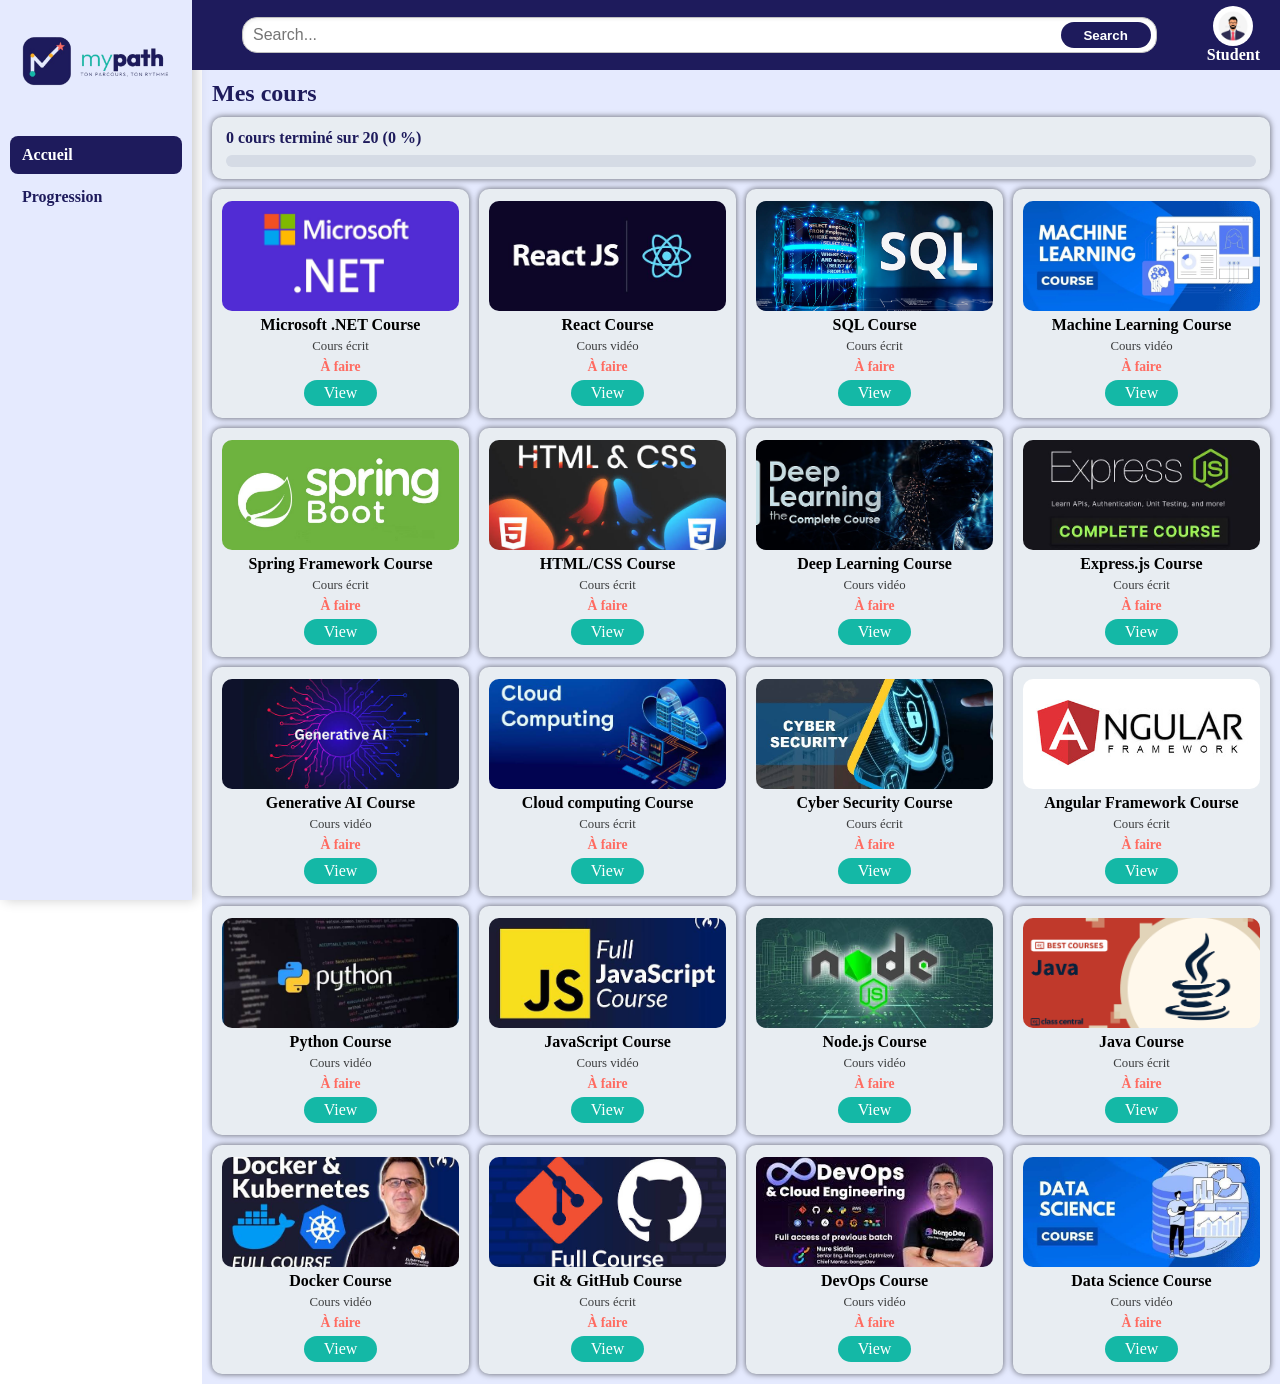
<file: index.html>
<!DOCTYPE html>
<html lang="fr">
<head>
  <meta charset="UTF-8">
  <meta name="viewport" content="width=device-width, initial-scale=1.0">
  <link rel="icon" type="image/png" href="./images/Logo_MyPath_header.png">
  <link rel="stylesheet" href="style.css">
  <title>MyPath – Mes cours</title>
</head>
<body data-page="accueil">
  <a class="skip-link" href="#contenu">Aller au contenu</a>

  <aside class="sidebar" id="menu">
    <img class="logo" src="./images/Logo_MyPath.png" alt="Logo MyPath">
    <nav class="menu-links" aria-label="Navigation principale">
      <a href="index.html" aria-current="page">Accueil</a>
      <a href="progression.html">Progression</a>
    </nav>
  </aside>

  <div class="content">
    <header class="navbar">
      <button class="burger" type="button" aria-label="Ouvrir le menu" aria-controls="menu" aria-expanded="false">&#9776;</button>
      <div class="search">
        <label class="visually-hidden" for="search">Rechercher un cours</label>
        <input class="search-input" id="search" type="search" placeholder="Search...">
        <button class="search-button" type="button">Search</button>
      </div>
      <div class="profile">
        <img class="profile-img" src="./images/profile.webp" alt="Profil">
        <p class="profile-name">Student</p>
      </div>
    </header>
    
    <main class="main" id="contenu">
      <h1 class="page-title">Mes cours</h1>

      <section class="progress-panel" id="progression" aria-label="Progression globale">
        <p class="progress-text" aria-live="polite"><span data-progress-text>0 cours terminé sur 20 (0 %)</span></p>
        <progress class="progress-bar" max="100" value="0" aria-label="Progression globale">0 %</progress>
      </section>
      
      <!-- Les cartes des cours sont générées par script.js à partir de courses.js -->
    </main>
     <p class="empty" id="empty" hidden>Aucun cours disponible.</p>
  </div>

  <script src="courses.js"></script>
  <script src="script.js"></script>
</body>
</html>
</file>
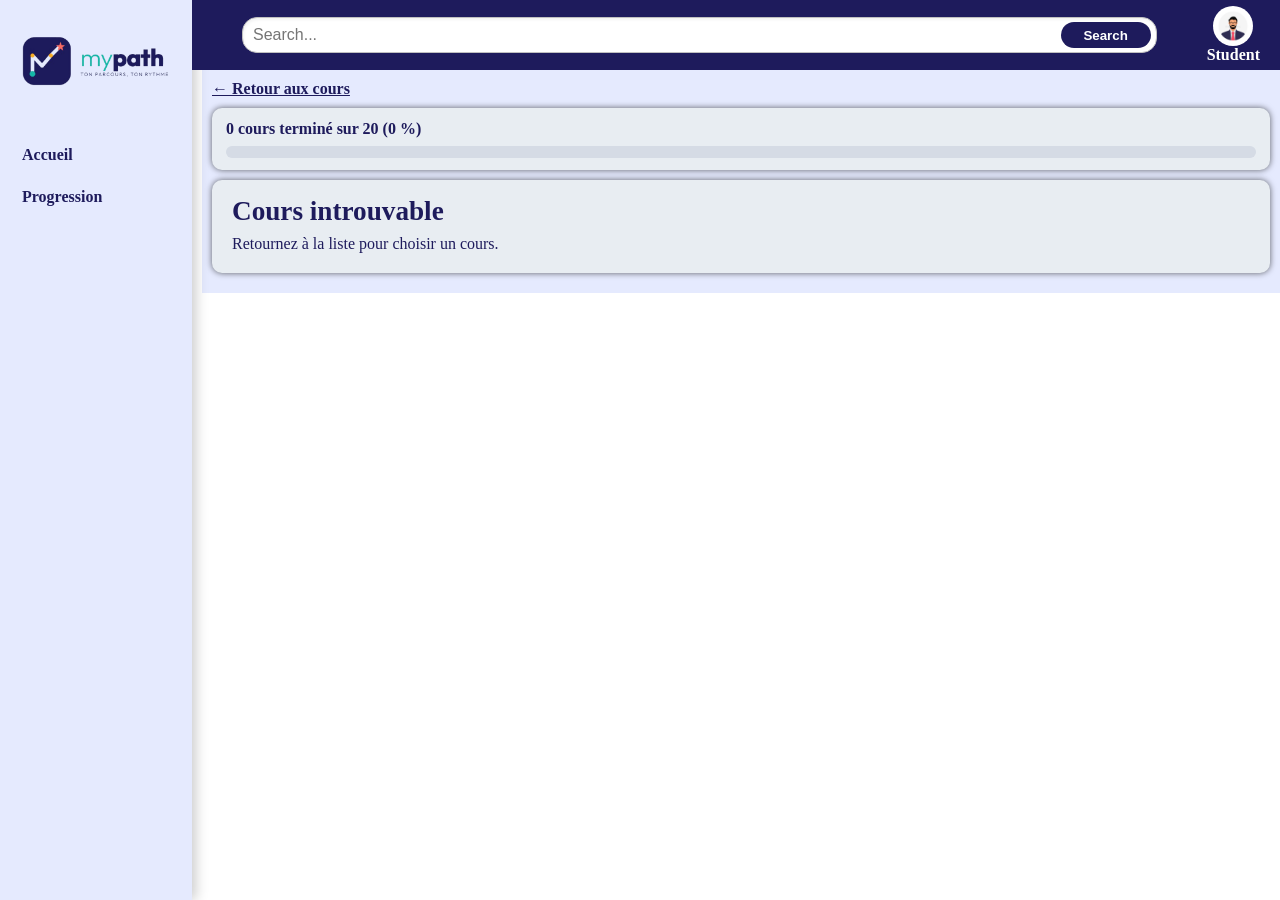
<file: course.html>
<!DOCTYPE html>
<html lang="fr">
<head>
  <meta charset="UTF-8">
  <meta name="viewport" content="width=device-width, initial-scale=1.0">
  <link rel="icon" type="image/png" href="./images/Logo_MyPath_header.png">
  <link rel="stylesheet" href="style.css">
  <title>MyPath – Cours</title>
</head>
<body>
  <a class="skip-link" href="#contenu">Aller au contenu</a>

  <aside class="sidebar" id="menu">
    <img class="logo" src="./images/Logo_MyPath.png" alt="Logo MyPath">
    <nav class="menu-links" aria-label="Navigation principale">
      <a href="index.html">Accueil</a>
      <a href="progression.html">Progression</a>
    </nav>
  </aside>

  <div class="content">
    <header class="navbar">
      <button class="burger" type="button" aria-label="Ouvrir le menu" aria-controls="menu" aria-expanded="false">&#9776;</button>
      <div class="search">
        <label class="visually-hidden" for="search">Rechercher un cours</label>
        <input class="search-input" id="search" type="search" placeholder="Search...">
        <button class="search-button" type="button">Search</button>
      </div>
      <div class="profile">
        <img class="profile-img" src="./images/profile.webp" alt="Profil">
        <p class="profile-name">Student</p>
      </div>
    </header>

    <main class="main course-main" id="contenu">
      <a class="back" href="index.html#contenu">&larr; Retour aux cours</a>

      <section class="progress-panel" aria-label="Progression globale">
        <p class="progress-text" aria-live="polite"><span data-progress-text>0 cours terminé sur 20 (0 %)</span></p>
        <progress class="progress-bar" max="100" value="0" aria-label="Progression globale">0 %</progress>
      </section>

      <!-- Contenu du cours : généré par script.js selon ?id=... -->
      <article class="lesson" id="lesson"></article>

      <nav class="course-nav" id="course-nav" aria-label="Navigation entre les cours"></nav>
    </main>
  </div>

  <script src="courses.js"></script>
  <script src="script.js"></script>
</body>
</html>
</file>
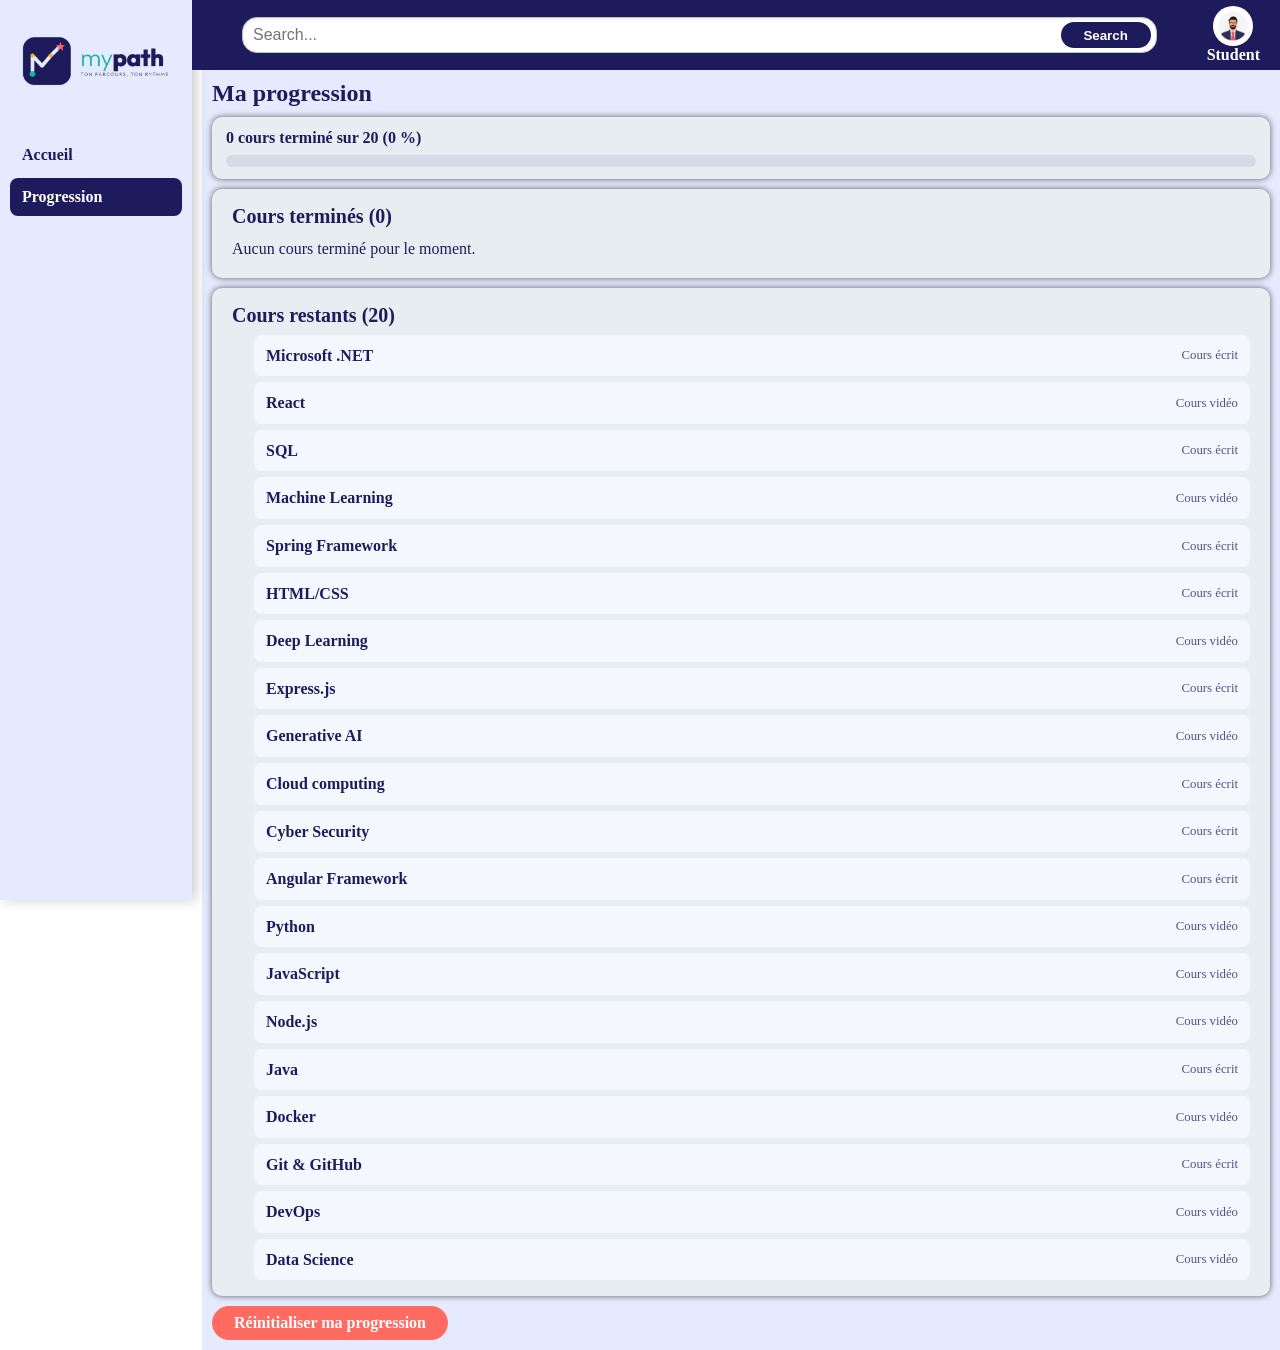
<file: progression.html>
<!DOCTYPE html>
<html lang="fr">
<head>
  <meta charset="UTF-8">
  <meta name="viewport" content="width=device-width, initial-scale=1.0">
  <link rel="icon" type="image/png" href="./images/Logo_MyPath_header.png">
  <link rel="stylesheet" href="style.css">
  <title>MyPath – Progression</title>
</head>
<body data-page="progression">
  <a class="skip-link" href="#contenu">Aller au contenu</a>

  <aside class="sidebar" id="menu">
    <img class="logo" src="./images/Logo_MyPath.png" alt="Logo MyPath">
    <nav class="menu-links" aria-label="Navigation principale">
      <a href="index.html">Accueil</a>
      <a href="progression.html" aria-current="page">Progression</a>
    </nav>
  </aside>

  <div class="content">
    <header class="navbar">
      <button class="burger" type="button" aria-label="Ouvrir le menu" aria-controls="menu" aria-expanded="false">&#9776;</button>
      <div class="search">
        <label class="visually-hidden" for="search">Rechercher un cours</label>
        <input class="search-input" id="search" type="search" placeholder="Search...">
        <button class="search-button" type="button">Search</button>
      </div>
      <div class="profile">
        <img class="profile-img" src="./images/profile.webp" alt="Profil">
        <p class="profile-name">Student</p>
      </div>
    </header>

    <main class="main course-main" id="contenu">
      <h1 class="page-title">Ma progression</h1>

      <section class="progress-panel" aria-label="Progression globale">
        <p class="progress-text" aria-live="polite"><span data-progress-text>0 cours terminé sur 20 (0 %)</span></p>
        <progress class="progress-bar" max="100" value="0" aria-label="Progression globale">0 %</progress>
      </section>

      <section class="lesson" aria-labelledby="done-title">
        <h2 id="done-title">Cours terminés (<span id="done-count">0</span>)</h2>
        <ul class="course-list" id="done-list"></ul>
        <p id="done-empty">Aucun cours terminé pour le moment.</p>
      </section>

      <section class="lesson" aria-labelledby="todo-title">
        <h2 id="todo-title">Cours restants (<span id="todo-count">0</span>)</h2>
        <ul class="course-list" id="todo-list"></ul>
        <p id="todo-empty" hidden>Bravo, tous les cours sont terminés !</p>
      </section>

      <div class="course-actions">
        <button class="btn-reset" id="reset" type="button">Réinitialiser ma progression</button>
      </div>
    </main>
  </div>

  <script src="courses.js"></script>
  <script src="script.js"></script>
</body>
</html>
</file>
<file: style.css>
body{
  display: grid;
  grid-template-columns: 15% 1fr;
  min-height: 100vh;
  margin: 0;
}
.sidebar{
  background-color: #e5eafe;
  position:sticky;
  top: 0;
  height: 100vh;
  align-self: start;
  box-shadow: 4px 0 12px rgba(0, 0, 0, 0.2);  
}
.logo{
  width:100%;
}
.content{
  min-width:0;
}
.navbar{
  height: 70px;
  position:sticky;
  top: 0;
  z-index: 10;
  display:flex;
  align-items: center;
  background-color: #1E1B5C;
}
.search{
  position: relative;
  margin: 0 50px;
  flex: 1;
}
.search-input{
  width: 100%;
  box-sizing: border-box;
  height: 36px;
  font-size: 16px;
  padding: 0 110px 0 10px;
  border: 1px solid rgb(192, 192, 192);
  border-radius: 15px;
  box-shadow: inset 1px 2px 3px rgba(0, 0, 0, 0.05);
}
.search-button{
  position: absolute;
  right: 6px;
  top: 50%;
  transform: translateY(-50%);
  width: 90px;
  height: 26px;
  border: none;
  border-radius: 15px;
  background-color: #1E1B5C;
  color: white;
  font-weight: 600;
  cursor: pointer;
  transition: background-color 0.15s;
}
.search-button:hover{
  background-color: #FF6B61;
}
.search-button:active{
  background-color: #fb8d85;
}
.main{
  background-color: #e5eafe;
  margin-left:10px;
  display: grid;
  column-gap:10px;
  row-gap: 10px;
  grid-template-columns: repeat(auto-fill, minmax(220px, 1fr));
  padding: 10px;
  /* min-height: calc(100vh - 70px); */
  align-content: start;
}
.card{
  display: flex;
  flex-direction: column;
  align-items: center;
  gap: 5px;
  min-height: 200px;
  padding: 12px 10px;
  box-sizing: border-box;
  border-radius: 10px;
  background-color: #E8EDF2;
  box-shadow: 0 0 6px rgba(0, 0, 0, 0.6);
  text-align: center;
}
.image-card{
  width:100%;
}
.course-img{
  display: block;
  width: 100%;
  height: 110px;
  border-radius: 10px;
  object-fit: cover;
}
p{
  margin-top:0px;
  margin-bottom:0px;
}
.btn-voir{
  margin-top: auto;
  padding: 4px 20px;
  border: none;
  border-radius: 30px;
  background-color: #14B8A6;
  color: white;
  font-weight: 300;
  cursor: pointer;
  transition: background-color 0.2s;
}
.btn-voir:hover{
  background-color:#FFB020;
}
.btn-voir:active{
  background-color:#fdcc70;
}
.profile-img {
  width: 40px;
  height:40px;
  border-radius: 50%;
}
.profile-name {
  color: white;
  font-weight: bold;
}
.profile{
  display:flex;
  flex-direction: column;
  margin-right: 20px;
  align-items: center;
}

/* ---------- Partie 2 : ajouts ---------- */

/* Accessibilité */
.visually-hidden{
  position: absolute;
  width: 1px;
  height: 1px;
  overflow: hidden;
  clip: rect(0 0 0 0);
  white-space: nowrap;
}
.skip-link{
  position: absolute;
  left: 10px;
  top: -60px;
  z-index: 50;
  padding: 8px 14px;
  border-radius: 8px;
  background-color: #FFB020;
  color: #1E1B5C;
  font-weight: 600;
}
.skip-link:focus{
  top: 10px;
}
:focus-visible{
  outline: 3px solid #FFB020;
  outline-offset: 2px;
}

/* Sidebar : liens du menu */
.menu-links{
  display: flex;
  flex-direction: column;
  gap: 4px;
  padding: 10px;
}
.menu-links a{
  padding: 10px 12px;
  border-radius: 8px;
  color: #1E1B5C;
  font-weight: 600;
  text-decoration: none;
}
.menu-links a:hover{
  background-color: #14B8A6;
  color: white;
}
.menu-links a[aria-current="page"]{
  background-color: #1E1B5C;
  color: white;
}

/* Bouton burger (caché sur grand écran) */
.burger{
  display: none;
  margin-left: 12px;
  width: 42px;
  height: 42px;
  border: none;
  border-radius: 8px;
  background-color: #14B8A6;
  color: white;
  font-size: 1.5rem;
  cursor: pointer;
}
.burger:hover{
  background-color: #FFB020;
}

/* Page d'accueil : titre, progression, cartes */
.page-title{
  grid-column: 1 / -1;
  margin: 0;
  color: #1E1B5C;
  font-size: 1.5rem;
}
.progress-panel{
  grid-column: 1 / -1;
  padding: 12px 14px;
  border-radius: 10px;
  background-color: #E8EDF2;
  box-shadow: 0 0 6px rgba(0, 0, 0, 0.6);
}
.progress-text{
  margin-bottom: 8px;
  color: #1E1B5C;
  font-weight: 600;
}
.progress-bar{
  display: block;
  width: 100%;
  height: 12px;
  border: none;
  border-radius: 10px;
  overflow: hidden;
  background-color: #d5dbe5;
  accent-color: #14B8A6;
}
.progress-bar::-webkit-progress-bar{
  background-color: #d5dbe5;
}
.progress-bar::-webkit-progress-value{
  background-color: #14B8A6;
  transition: width 0.3s;
}
.progress-bar::-moz-progress-bar{
  background-color: #14B8A6;
}
.card[hidden]{
  display: none;
}
.card-title{
  margin: 0;
  font-size: 1rem;
}
.card-type{
  font-size: 0.8rem;
  opacity: 0.75;
}
.card-status{
  font-size: 0.85rem;
  font-weight: 600;
  color: #FF6B61;
}
.card-status.is-done{
  color: #0f8f81;
}
.card-soon{
  opacity: 0.7;
}
.btn-voir{
  text-decoration: none;
}
.is-disabled{
  background-color: #9aa3b5;
  cursor: not-allowed;
}
.btn-voir.is-disabled:hover{
  background-color: #9aa3b5;
}
.empty{
  padding: 20px;
  text-align: center;
  font-size: 1.2rem;
  font-weight: 600;
}
.empty[hidden]{
  display: none;
}

/* Pages de cours */
.course-main{
  display: block;
}
.course-main > * + *{
  margin-top: 10px;
}
.back{
  display: inline-block;
  color: #1E1B5C;
  font-weight: 600;
}
.lesson{
  padding: 16px 20px;
  border-radius: 10px;
  background-color: #E8EDF2;
  box-shadow: 0 0 6px rgba(0, 0, 0, 0.6);
  color: #1E1B5C;
}
.lesson h1{
  margin: 0 0 4px;
  font-size: 1.7rem;
}
.lesson h2{
  margin: 0 0 8px;
  font-size: 1.25rem;
}
.lesson h3{
  margin: 14px 0 6px;
  font-size: 1.05rem;
}
.lesson section{
  margin-top: 22px;
}
.lesson p,
.lesson li{
  line-height: 1.6;
}
.lesson p + p,
.lesson p + pre,
.lesson pre + p{
  margin-top: 10px;
}
.lead{
  font-size: 1.05rem;
  opacity: 0.85;
}
.lesson ul,
.lesson ol{
  margin: 0;
  padding-left: 22px;
}
.lesson figure{
  margin: 12px 0 0;
}
.lesson figure img{
  display: block;
  width: 100%;
  max-width: 520px;
  height: 200px;
  border-radius: 10px;
  object-fit: cover;
}
.lesson figcaption{
  margin-top: 4px;
  font-size: 0.85rem;
}
.lesson pre{
  margin: 10px 0 0;
  padding: 12px;
  overflow-x: auto;
  border-radius: 10px;
  background-color: #1E1B5C;
  color: #F5F7FF;
  font-size: 0.9rem;
  line-height: 1.5;
}
.lesson code{
  font-family: Consolas, "Courier New", monospace;
}
.lesson p code,
.lesson li code{
  padding: 1px 5px;
  border-radius: 5px;
  background-color: #d5dbe5;
}
.summary{
  padding: 12px 14px;
  border-left: 5px solid #14B8A6;
  border-radius: 10px;
  background-color: #e5eafe;
}

.video-box{
  max-width: 960px;
  margin-top: 14px;
}
.video-box iframe{
  display: block;
  width: 100%;
  aspect-ratio: 16 / 9;
  border: 0;
  border-radius: 10px;
  background-color: #000;
}
.video-box h2{
  margin-top: 16px;
}


.course-nav{
  display: flex;
  flex-wrap: wrap;
  gap: 10px;
  justify-content: space-between;
  align-items: center;
}
.btn-nav,
.btn-done{
  padding: 8px 22px;
  border: none;
  border-radius: 30px;
  color: white;
  font: inherit;
  font-weight: 600;
  text-decoration: none;
  cursor: pointer;
  transition: background-color 0.2s;
}
.btn-nav{
  background-color: #1E1B5C;
}
.btn-nav:hover{
  background-color: #FF6B61;
}
.btn-nav.is-disabled,
.btn-nav.is-disabled:hover{
  background-color: #9aa3b5;
  cursor: not-allowed;
}
.btn-done{
  background-color: #14B8A6;
}
.btn-done:hover{
  background-color: #FFB020;
}
.btn-done:active{
  background-color: #fdcc70;
}
.btn-done.is-done{
  background-color: #0f8f81;
}

/* Page Progression : listes de cours */
.course-list{
  display: grid;
  gap: 6px;
  margin: 0;
  padding: 0;
  list-style: none;
}
.course-item{
  display: flex;
  justify-content: space-between;
  align-items: center;
  gap: 10px;
  padding: 8px 12px;
  border-radius: 8px;
  background-color: #F5F7FF;
}
.course-item a{
  color: #1E1B5C;
  font-weight: 600;
  text-decoration: none;
}
.course-item a:hover{
  color: #14B8A6;
}
.lesson h2 + p{
  color: #1E1B5C;
}
.btn-reset{
  padding: 8px 22px;
  border: none;
  border-radius: 30px;
  background-color: #FF6B61;
  color: white;
  font: inherit;
  font-weight: 600;
  cursor: pointer;
  transition: background-color 0.2s;
}
.btn-reset:hover{
  background-color: #fb8d85;
}


@media (max-width: 1024px) {
  body {
    grid-template-columns: 180px 1fr;
  }
  .search {
    margin: 0 20px;
  }
}


@media (max-width: 768px) {
  body {
    grid-template-columns: 1fr;
  }
  .burger {
    display: block;
  }
  .sidebar {
    position: fixed;
    top: 0;
    left: 0;
    z-index: 30;
    width: 240px;
    transform: translateX(-100%);
    visibility: hidden;
    transition: transform 0.25s, visibility 0.25s;
    box-shadow: 4px 0 12px rgba(0, 0, 0, 0.3);
  }
  .sidebar.open {
    transform: translateX(0);
    visibility: visible;
  }
  .logo {
    width: 140px;
    margin: 0 auto;
  }
  .main {
    margin-left: 0;
  }
}

/* Mobile */
@media (max-width: 600px) {
  .search {
    margin: 0 10px;
  }
  .search-button {
    width: 70px;
    font-size: 0.8rem;
  }
  .search-input {
    padding-right: 80px;
  }
  .profile {
    margin-right: 10px;
  }
  .profile-name {
    display: none;
  }
  .lesson {
    padding: 12px;
  }
  .course-nav {
    flex-direction: column;
    align-items: stretch;
    text-align: center;
  }
}

@media (prefers-reduced-motion: reduce) {
  * {
    transition: none !important;
  }
}
</file>
